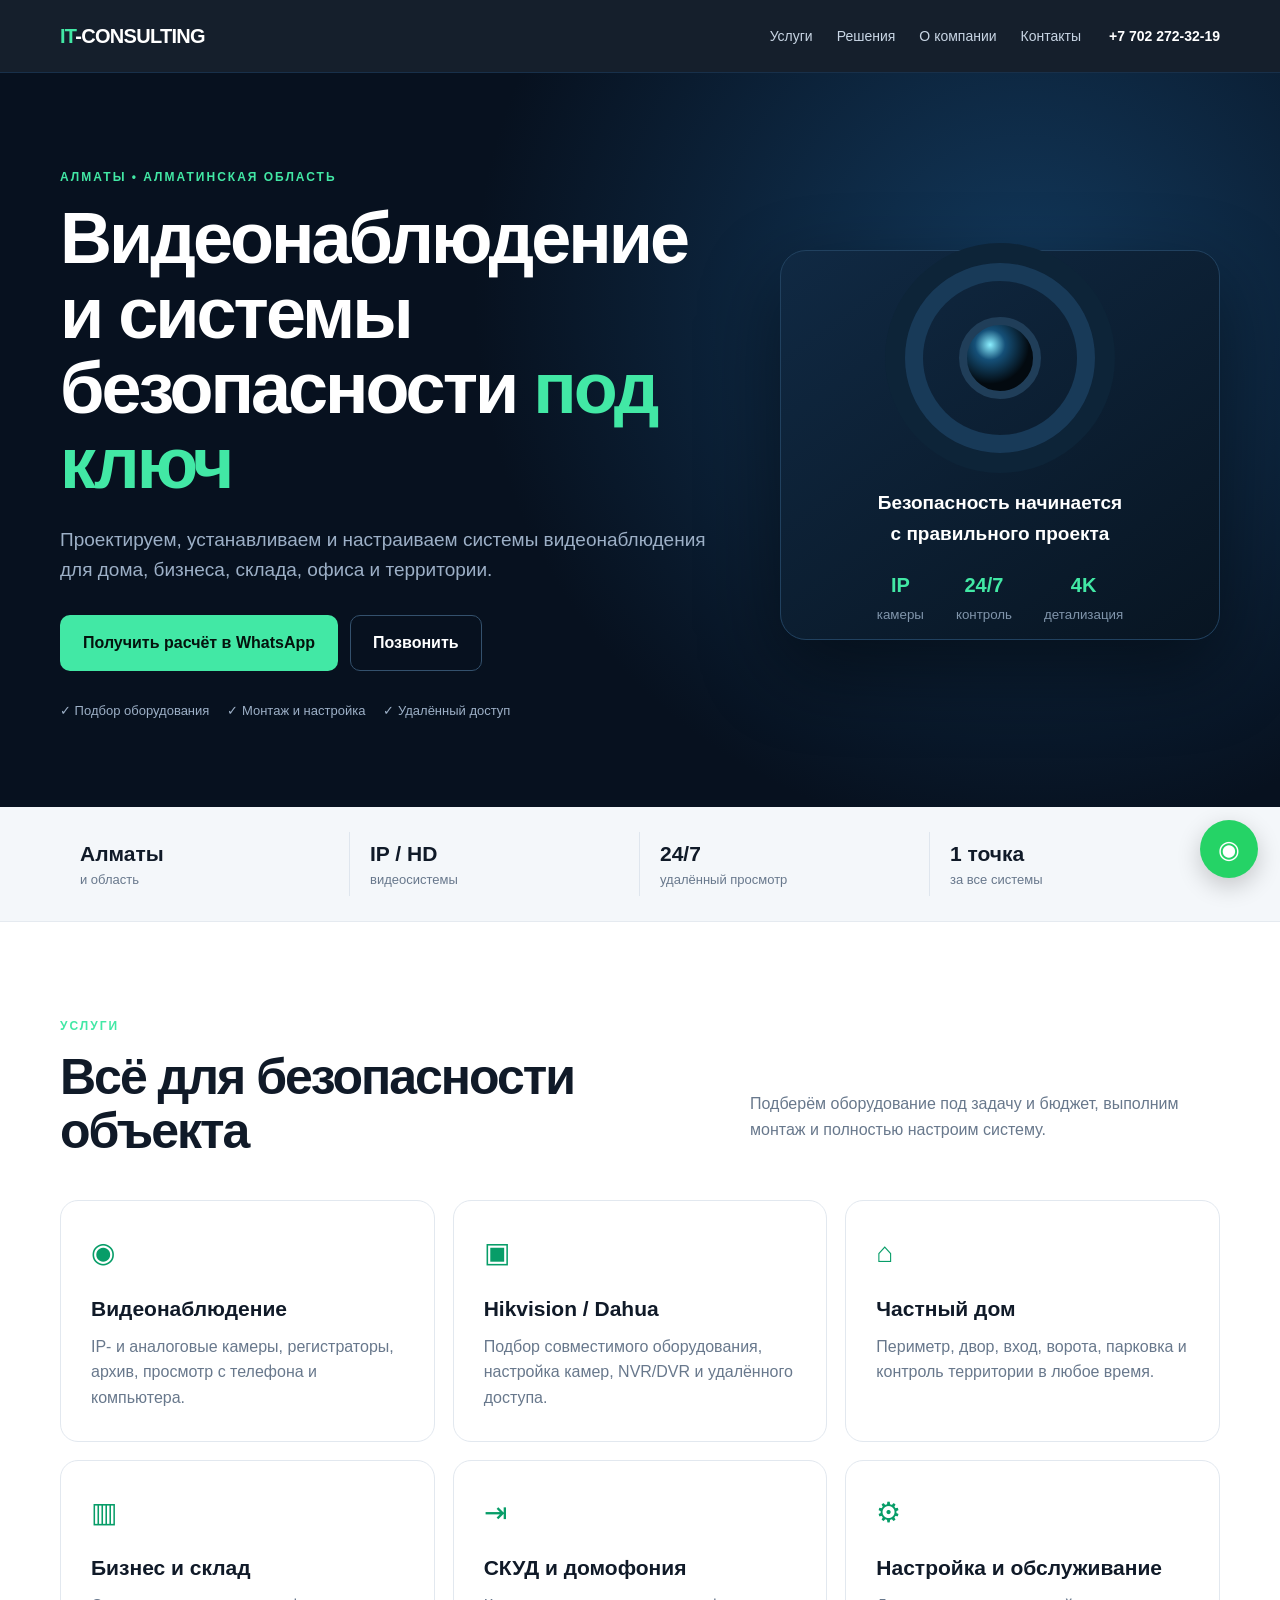
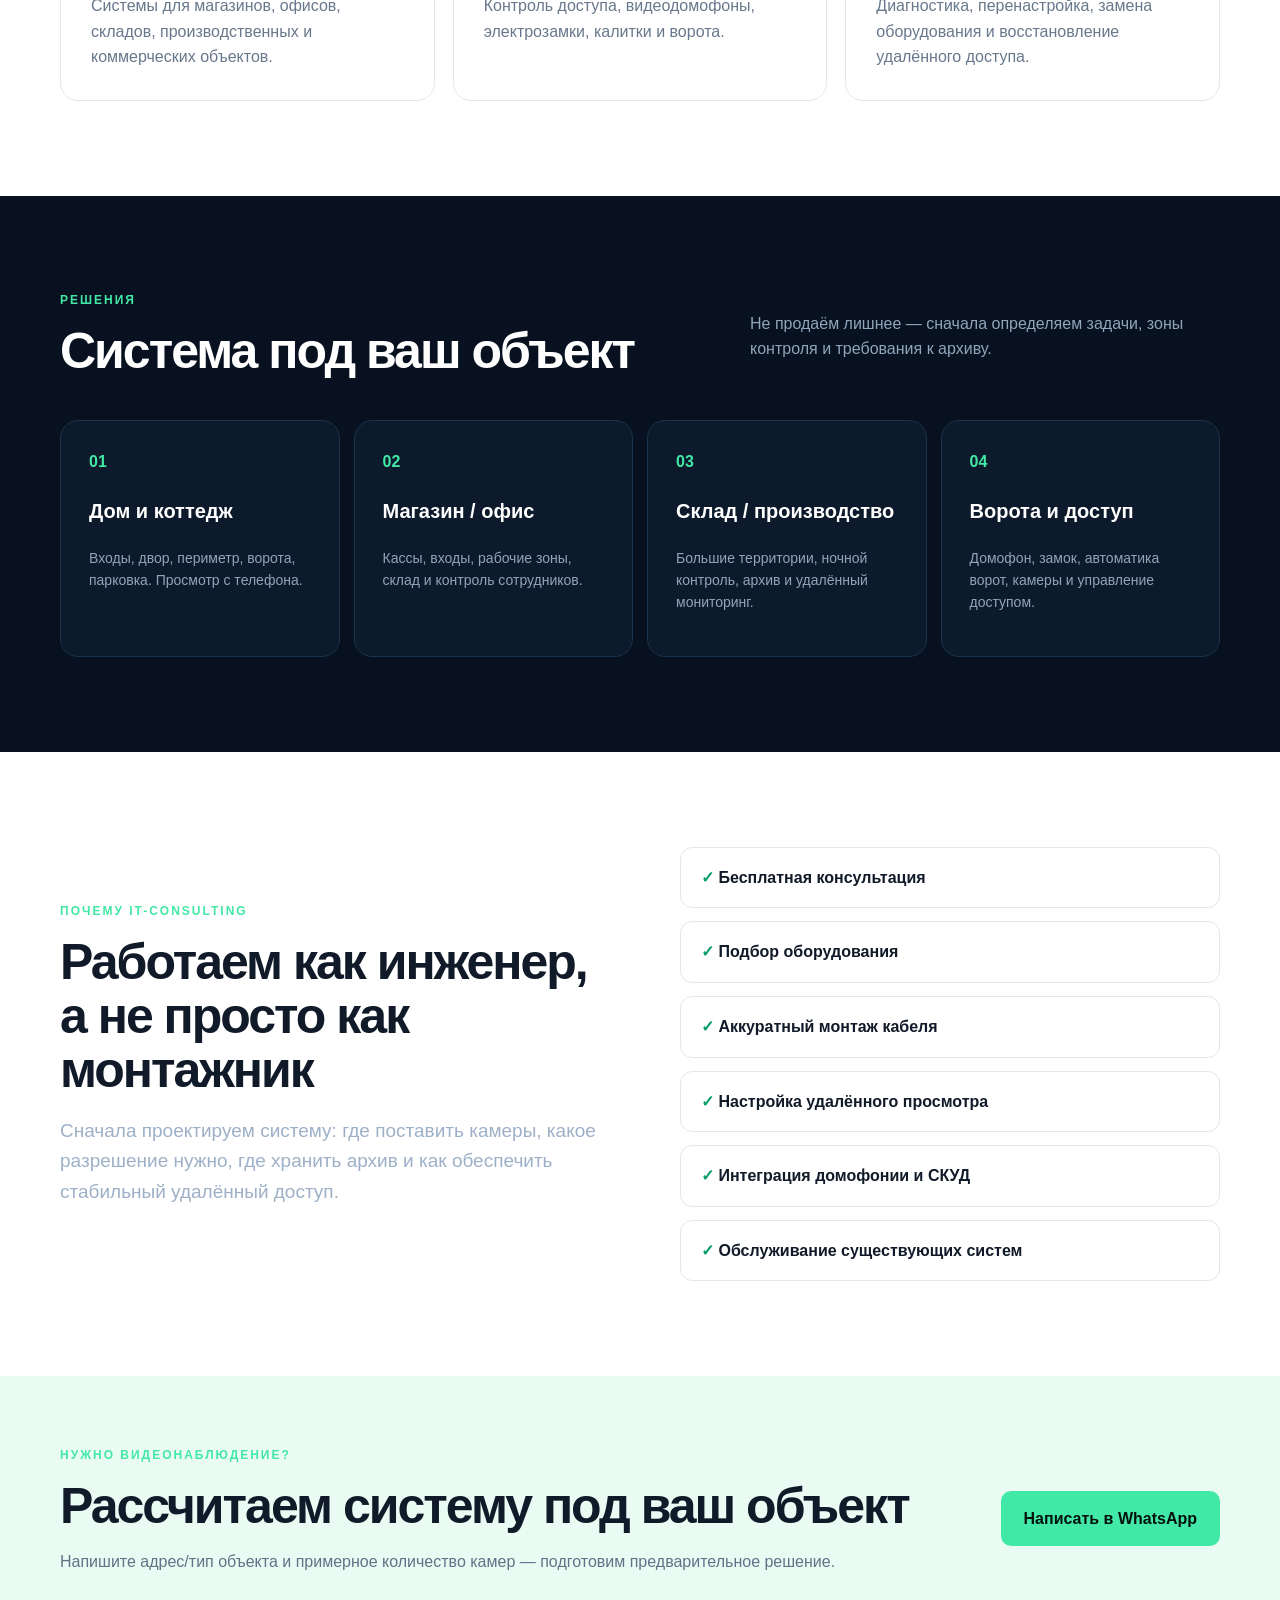
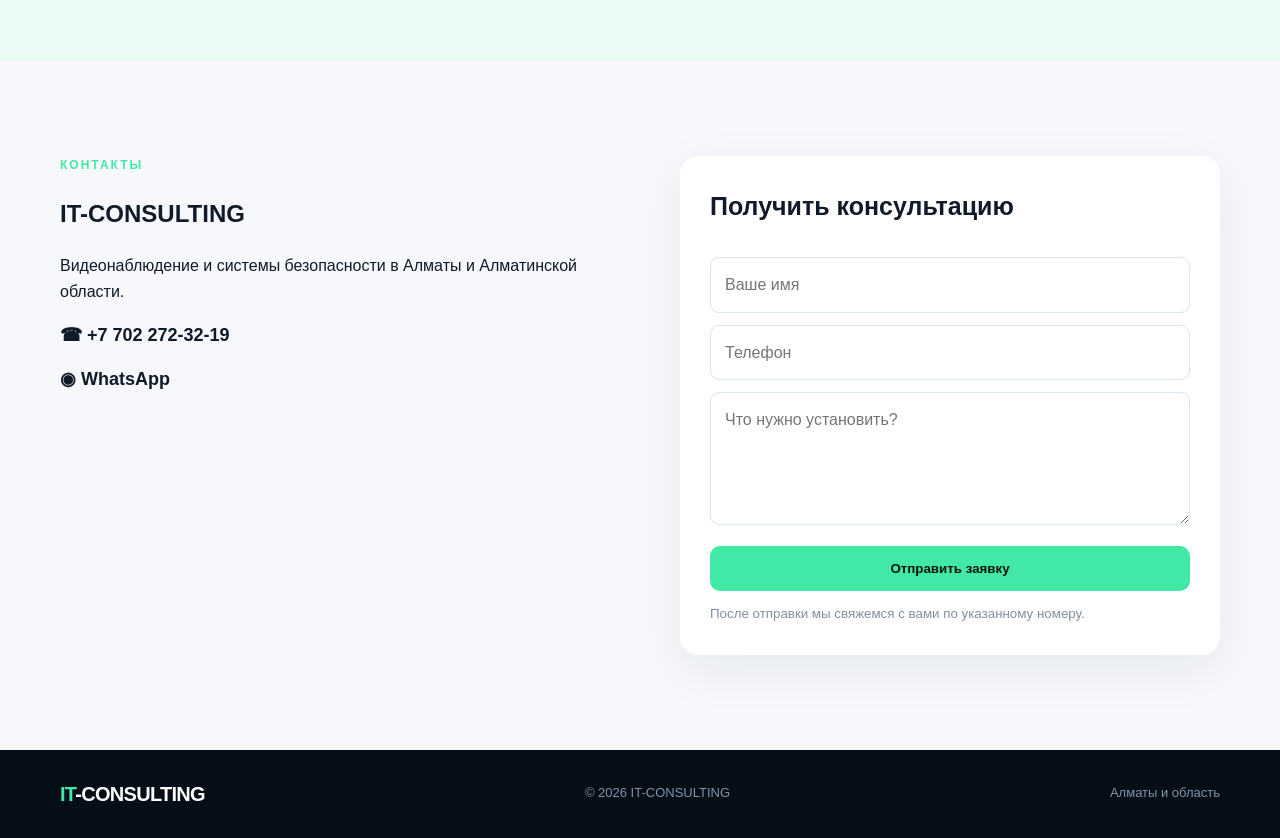
<file: index.html>
<!doctype html>
<html lang="ru">
<head>
  <meta charset="utf-8">
  <meta name="viewport" content="width=device-width,initial-scale=1">
  <title>IT-CONSULTING — видеонаблюдение в Алматы и области</title>
  <meta name="description" content="IT-CONSULTING: установка и настройка видеонаблюдения, IP-камер, Hikvision, Dahua, видеодомофонов и СКУД в Алматы и Алматинской области.">
  <meta name="keywords" content="видеонаблюдение Алматы, установка камер Алматы, Hikvision Алматы, Dahua Алматы, видеодомофон Алматы, СКУД Алматы">
  <meta name="theme-color" content="#07111f">
  <link rel="canonical" href="https://it-consulting.kz/">
  <link rel="stylesheet" href="style.css">
</head>
<body>
<header class="header">
  <div class="container nav">
    <a class="logo" href="#top"><span>IT</span>-CONSULTING</a>
    <nav>
      <a href="#services">Услуги</a>
      <a href="#works">Решения</a>
      <a href="#about">О компании</a>
      <a href="#contacts">Контакты</a>
    </nav>
    <a class="nav-phone" href="tel:+77022723219">+7 702 272-32-19</a>
    <button class="menu" aria-label="Меню">☰</button>
  </div>
</header>

<main id="top">
<section class="hero">
  <div class="container hero-grid">
    <div>
      <div class="eyebrow">АЛМАТЫ • АЛМАТИНСКАЯ ОБЛАСТЬ</div>
      <h1>Видеонаблюдение и системы безопасности <span>под ключ</span></h1>
      <p class="lead">Проектируем, устанавливаем и настраиваем системы видеонаблюдения для дома, бизнеса, склада, офиса и территории.</p>
      <div class="actions">
        <a class="btn primary" href="https://wa.me/77022723219?text=Здравствуйте!%20Хочу%20рассчитать%20систему%20видеонаблюдения." target="_blank" rel="noopener">Получить расчёт в WhatsApp</a>
        <a class="btn ghost" href="tel:+77022723219">Позвонить</a>
      </div>
      <div class="trust"><span>✓ Подбор оборудования</span><span>✓ Монтаж и настройка</span><span>✓ Удалённый доступ</span></div>
    </div>
    <div class="hero-card">
      <div class="camera-ring"><div class="lens"></div></div>
      <div class="card-title">Безопасность начинается<br>с правильного проекта</div>
      <div class="mini-grid"><div><b>IP</b><small>камеры</small></div><div><b>24/7</b><small>контроль</small></div><div><b>4K</b><small>детализация</small></div></div>
    </div>
  </div>
</section>

<section class="stats">
 <div class="container stats-grid"><div><b>Алматы</b><span>и область</span></div><div><b>IP / HD</b><span>видеосистемы</span></div><div><b>24/7</b><span>удалённый просмотр</span></div><div><b>1 точка</b><span>за все системы</span></div></div>
</section>

<section id="services" class="section">
 <div class="container">
  <div class="section-head"><div><div class="eyebrow">УСЛУГИ</div><h2>Всё для безопасности объекта</h2></div><p>Подберём оборудование под задачу и бюджет, выполним монтаж и полностью настроим систему.</p></div>
  <div class="cards">
   <article class="service"><div class="icon">◉</div><h3>Видеонаблюдение</h3><p>IP- и аналоговые камеры, регистраторы, архив, просмотр с телефона и компьютера.</p></article>
   <article class="service"><div class="icon">▣</div><h3>Hikvision / Dahua</h3><p>Подбор совместимого оборудования, настройка камер, NVR/DVR и удалённого доступа.</p></article>
   <article class="service"><div class="icon">⌂</div><h3>Частный дом</h3><p>Периметр, двор, вход, ворота, парковка и контроль территории в любое время.</p></article>
   <article class="service"><div class="icon">▥</div><h3>Бизнес и склад</h3><p>Системы для магазинов, офисов, складов, производственных и коммерческих объектов.</p></article>
   <article class="service"><div class="icon">⇥</div><h3>СКУД и домофония</h3><p>Контроль доступа, видеодомофоны, электрозамки, калитки и ворота.</p></article>
   <article class="service"><div class="icon">⚙</div><h3>Настройка и обслуживание</h3><p>Диагностика, перенастройка, замена оборудования и восстановление удалённого доступа.</p></article>
  </div>
 </div>
</section>

<section class="dark-section" id="works">
 <div class="container">
  <div class="section-head"><div><div class="eyebrow">РЕШЕНИЯ</div><h2>Система под ваш объект</h2></div><p>Не продаём лишнее — сначала определяем задачи, зоны контроля и требования к архиву.</p></div>
  <div class="solution-grid">
   <div class="solution"><span>01</span><h3>Дом и коттедж</h3><p>Входы, двор, периметр, ворота, парковка. Просмотр с телефона.</p></div>
   <div class="solution"><span>02</span><h3>Магазин / офис</h3><p>Кассы, входы, рабочие зоны, склад и контроль сотрудников.</p></div>
   <div class="solution"><span>03</span><h3>Склад / производство</h3><p>Большие территории, ночной контроль, архив и удалённый мониторинг.</p></div>
   <div class="solution"><span>04</span><h3>Ворота и доступ</h3><p>Домофон, замок, автоматика ворот, камеры и управление доступом.</p></div>
  </div>
 </div>
</section>

<section id="about" class="section">
 <div class="container about-grid">
  <div><div class="eyebrow">ПОЧЕМУ IT-CONSULTING</div><h2>Работаем как инженер, а не просто как монтажник</h2><p class="lead">Сначала проектируем систему: где поставить камеры, какое разрешение нужно, где хранить архив и как обеспечить стабильный удалённый доступ.</p></div>
  <div class="checklist"><div>✓ Бесплатная консультация</div><div>✓ Подбор оборудования</div><div>✓ Аккуратный монтаж кабеля</div><div>✓ Настройка удалённого просмотра</div><div>✓ Интеграция домофонии и СКУД</div><div>✓ Обслуживание существующих систем</div></div>
 </div>
</section>

<section class="cta">
 <div class="container cta-inner"><div><div class="eyebrow">НУЖНО ВИДЕОНАБЛЮДЕНИЕ?</div><h2>Рассчитаем систему под ваш объект</h2><p>Напишите адрес/тип объекта и примерное количество камер — подготовим предварительное решение.</p></div><a class="btn primary" href="https://wa.me/77022723219?text=Здравствуйте!%20Хочу%20рассчитать%20видеонаблюдение.%20Мой%20объект:%20" target="_blank" rel="noopener">Написать в WhatsApp</a></div>
</section>

<section id="contacts" class="section contacts">
 <div class="container contact-grid">
  <div><div class="eyebrow">КОНТАКТЫ</div><h2>IT-CONSULTING</h2><p>Видеонаблюдение и системы безопасности в Алматы и Алматинской области.</p><a class="contact-line" href="tel:+77022723219">☎ +7 702 272-32-19</a><a class="contact-line" href="https://wa.me/77022723219" target="_blank" rel="noopener">◉ WhatsApp</a></div>
  <form id="leadForm" class="form" action="https://formsubmit.co/ajax/" method="POST">
   <h3>Получить консультацию</h3>
   <input name="name" placeholder="Ваше имя" required>
   <input name="phone" placeholder="Телефон" required>
   <textarea name="message" rows="4" placeholder="Что нужно установить?"></textarea>
   <button class="btn primary" type="submit">Отправить заявку</button>
   <small>После отправки мы свяжемся с вами по указанному номеру.</small>
  </form>
 </div>
</section>
</main>

<footer><div class="container footer"><div class="logo"><span>IT</span>-CONSULTING</div><div>© <span id="year"></span> IT-CONSULTING</div><div>Алматы и область</div></div></footer>
<a class="float-wa" href="https://wa.me/77022723219?text=Здравствуйте!%20Нужна%20консультация%20по%20видеонаблюдению." target="_blank" rel="noopener" aria-label="WhatsApp">◉</a>
<script src="script.js"></script>
</body>
</html>
</file>
<file: style.css>
:root{--bg:#07111f;--panel:#0d1b2d;--text:#eef5ff;--muted:#9db0c7;--line:#1b3049;--accent:#42e8a5;--accent2:#2fb9ff}
*{box-sizing:border-box}html{scroll-behavior:smooth}body{margin:0;background:#fff;color:#101a28;font-family:Inter,Arial,sans-serif;line-height:1.6}.container{width:min(1160px,92%);margin:auto}
.header{position:sticky;top:0;z-index:20;background:rgba(7,17,31,.94);backdrop-filter:blur(12px);border-bottom:1px solid #18304a}.nav{height:72px;display:flex;align-items:center;gap:28px}.logo{font-weight:900;color:#fff;text-decoration:none;letter-spacing:-.7px;font-size:20px}.logo span{color:var(--accent)}nav{display:flex;gap:24px;margin-left:auto}nav a,.nav-phone{color:#c8d5e4;text-decoration:none;font-size:14px}.nav-phone{font-weight:700;color:#fff}.menu{display:none;background:none;border:0;color:#fff;font-size:24px}
.hero{background:radial-gradient(circle at 80% 30%,#12385b 0,#07111f 48%);color:#fff;padding:95px 0 85px;overflow:hidden}.hero-grid{display:grid;grid-template-columns:1.2fr .8fr;gap:60px;align-items:center}.eyebrow{font-size:12px;letter-spacing:2px;font-weight:800;color:var(--accent);margin-bottom:14px}h1{font-size:clamp(42px,6vw,72px);line-height:1.04;letter-spacing:-3px;margin:0 0 24px}h1 span{color:var(--accent)}.lead{font-size:19px;color:var(--muted);max-width:680px}.actions{display:flex;gap:12px;flex-wrap:wrap;margin:30px 0}.btn{display:inline-flex;align-items:center;justify-content:center;border-radius:10px;padding:14px 22px;font-weight:800;text-decoration:none;border:1px solid transparent;cursor:pointer}.primary{background:var(--accent);color:#04130d}.ghost{border-color:#34516d;color:#fff}.trust{display:flex;gap:18px;flex-wrap:wrap;color:#9db0c7;font-size:13px}.hero-card{min-height:390px;border:1px solid #21415f;border-radius:26px;background:linear-gradient(145deg,#102943,#081522);display:flex;flex-direction:column;justify-content:center;align-items:center;box-shadow:0 30px 80px #0007}.camera-ring{width:190px;height:190px;border-radius:50%;border:18px solid #183a58;display:grid;place-items:center;box-shadow:0 0 0 20px #0d2438}.lens{width:82px;height:82px;border-radius:50%;background:radial-gradient(circle at 35% 30%,#8befff,#155078 24%,#030a10 62%);border:8px solid #203e59}.card-title{text-align:center;font-size:19px;font-weight:800;margin:35px 0 20px}.mini-grid{display:flex;gap:32px;color:#fff;text-align:center}.mini-grid b{display:block;color:var(--accent);font-size:20px}.mini-grid small{color:#8095ab}.stats{background:#f4f7fa;border-bottom:1px solid #e5eaf0}.stats-grid{display:grid;grid-template-columns:repeat(4,1fr);padding:25px 0}.stats-grid div{padding:5px 20px;border-right:1px solid #dfe6ee}.stats-grid div:last-child{border:0}.stats-grid b,.stats-grid span{display:block}.stats-grid b{font-size:21px}.stats-grid span{color:#68788c;font-size:13px}
.section{padding:95px 0}.section-head{display:flex;justify-content:space-between;gap:40px;align-items:end;margin-bottom:42px}.section-head h2,.about-grid h2,.cta h2{font-size:clamp(32px,4vw,50px);line-height:1.08;letter-spacing:-2px;margin:0}.section-head>p{max-width:470px;color:#68788c}.cards{display:grid;grid-template-columns:repeat(3,1fr);gap:18px}.service{padding:30px;border:1px solid #e2e8ef;border-radius:18px;background:#fff;transition:.2s}.service:hover{transform:translateY(-4px);box-shadow:0 18px 40px #10203312}.icon{font-size:28px;color:#079d68}.service h3{font-size:21px;margin:16px 0 8px}.service p{color:#68788c;margin:0}.dark-section{background:var(--bg);color:#fff;padding:95px 0}.dark-section .section-head>p{color:#91a5bb}.solution-grid{display:grid;grid-template-columns:repeat(4,1fr);gap:14px}.solution{padding:28px;border:1px solid #1b334c;border-radius:18px;background:#0c1a2b}.solution span{color:var(--accent);font-weight:900}.solution h3{font-size:20px}.solution p{color:#91a5bb;font-size:14px}.about-grid{display:grid;grid-template-columns:1fr 1fr;gap:80px;align-items:center}.checklist{display:grid;gap:13px}.checklist div{padding:17px 20px;border:1px solid #e2e8ef;border-radius:12px;font-weight:700}.checklist div:first-letter{color:#079d68}.cta{background:#eafbf4;padding:70px 0}.cta-inner{display:flex;justify-content:space-between;align-items:center;gap:30px}.cta p{color:#617286}.contacts{background:#f6f8fb}.contact-grid{display:grid;grid-template-columns:1fr 1fr;gap:80px}.contact-line{display:block;color:#101a28;text-decoration:none;font-weight:800;font-size:18px;margin:16px 0}.form{background:#fff;padding:30px;border-radius:18px;box-shadow:0 15px 50px #10203312}.form h3{font-size:25px;margin-top:0}.form input,.form textarea{width:100%;padding:14px;margin:6px 0;border:1px solid #dce4ec;border-radius:9px;font:inherit}.form .btn{width:100%;margin-top:8px}.form small{display:block;color:#8090a2;margin-top:12px}footer{background:#050d17;color:#8295aa;padding:28px 0}.footer{display:flex;justify-content:space-between;gap:20px;align-items:center;font-size:13px}.float-wa{position:fixed;right:22px;bottom:22px;width:58px;height:58px;border-radius:50%;background:#25d366;color:#fff;display:grid;place-items:center;text-decoration:none;font-size:25px;box-shadow:0 8px 25px #0003;z-index:30}
@media(max-width:850px){nav,.nav-phone{display:none}.menu{display:block;margin-left:auto}.hero{padding:65px 0}.hero-grid,.about-grid,.contact-grid{grid-template-columns:1fr}.hero-card{min-height:320px}.cards{grid-template-columns:repeat(2,1fr)}.solution-grid{grid-template-columns:repeat(2,1fr)}.stats-grid{grid-template-columns:repeat(2,1fr);gap:15px}.stats-grid div{border:0}.section-head,.cta-inner{display:block}.section-head>p{margin-top:15px}.cta .btn{margin-top:20px}}
@media(max-width:560px){h1{letter-spacing:-2px}.cards,.solution-grid{grid-template-columns:1fr}.hero-card{display:none}.stats-grid{grid-template-columns:1fr 1fr}.stats-grid div{padding:5px}.section{padding:70px 0}.dark-section{padding:70px 0}.footer{display:grid}.trust{display:grid;gap:6px}}
</file>
